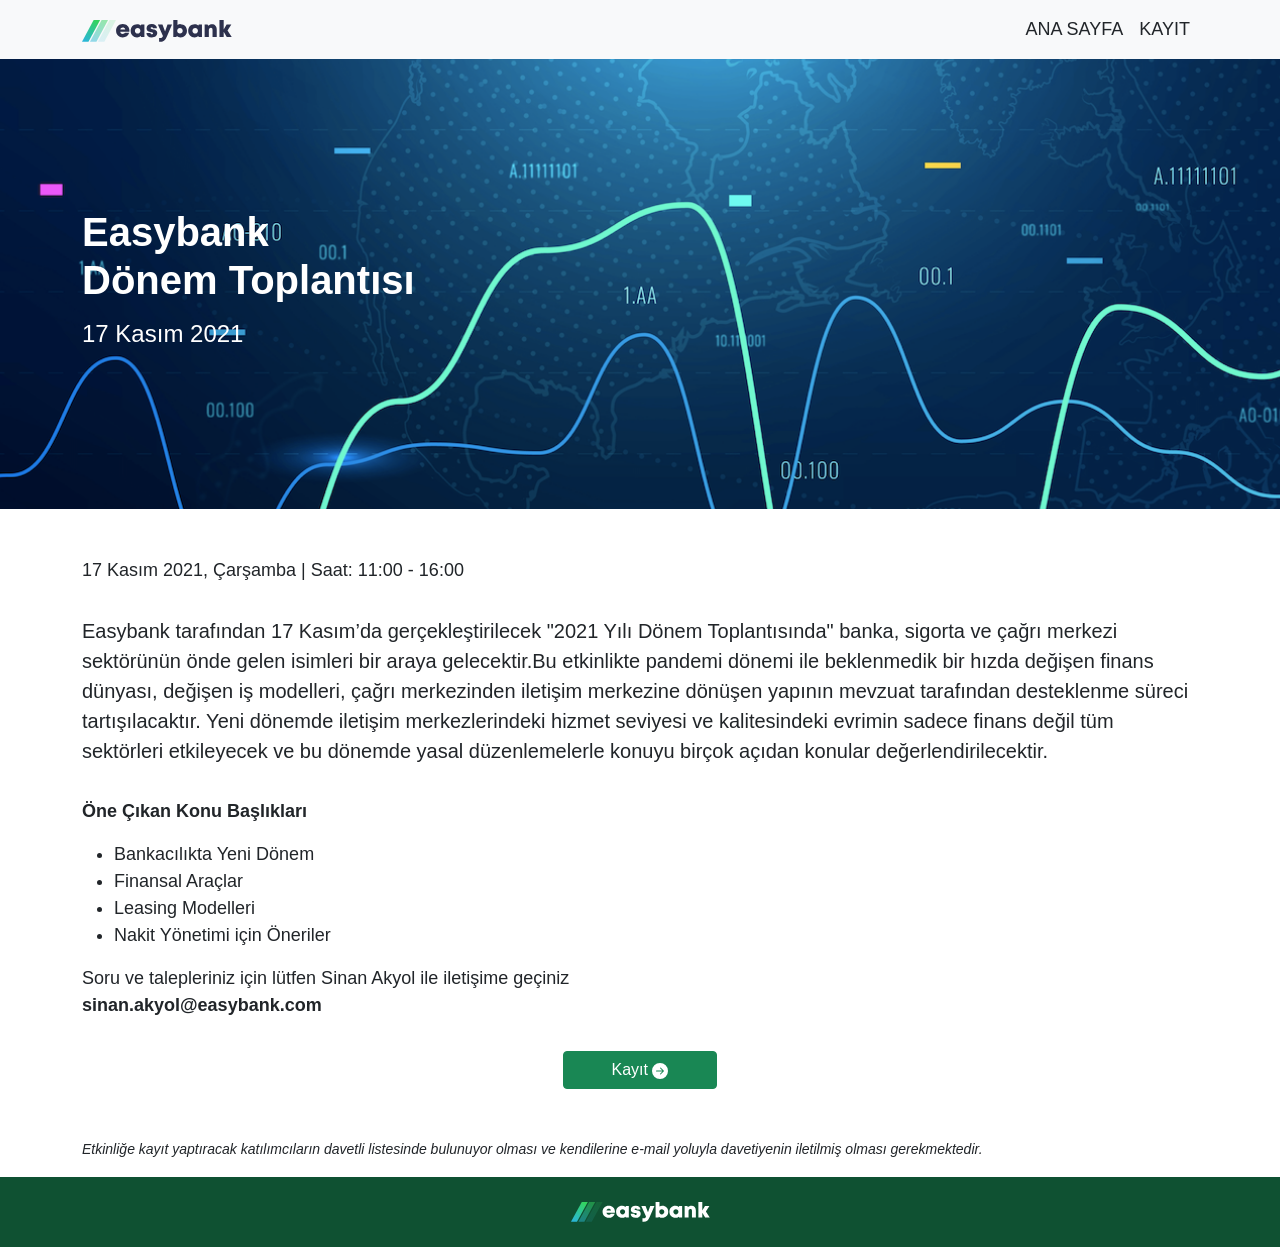
<file: index.html>
<!DOCTYPE html>
<html lang="en">
<head>
    <meta charset="UTF-8">
    <meta http-equiv="X-UA-Compatible" content="IE=edge">
    <meta name="viewport" content="width=device-width, initial-scale=1.0">
    <link rel="stylesheet" href="./scss/main.css">
    <title>Easybank Dönem Toplantısı</title>
</head>
<body>

    <nav class="navbar navbar-light bg-light navbar-expand-md">
        <div class="container">
          <a href="index.html" class="navbar-brand">
              <img src="./images/logo.svg" alt="Logo" class="img-fluid logo">
          </a>
          <button type="button" class="navbar-toggler" data-bs-toggle="collapse" data-bs-target="#navbarResponsiveMedium" aria-controls="navbarResponsiveMedium" aria-expanded="false" aria-label="Toggle navigation">
            <span class="navbar-toggler-icon"></span>
            <span class="navbar-toggler-icon"></span>
            <span class="navbar-toggler-icon"></span>
          </button>
          <div class="collapse navbar-collapse" id="navbarResponsiveMedium">
            <ul class="navbar-nav ms-auto">
              <li class="nav-item">
                <a href="index.html" class="nav-link text-dark text-uppercase">Ana Sayfa</a>
              </li>
              <li class="nav-item">
                <a href="stepone.html" class="nav-link text-dark text-uppercase">Kayıt</a>
              </li>
            </ul>
          </div>
        </div>
      </nav>

      <section class="hero d-flex align-items-center">

        <div class="container">
            <h1 class="text-white fw-bold">Easybank 
            <br>
            Dönem Toplantısı
            <br>
            <span class="fw-light fs-4">17 Kasım 2021</span>
            </h1>
        </div>

      </section>

      <section class="description">
          <div class="container">
              <p class="pt-5">17 Kasım 2021, Çarşamba | Saat: 11:00 - 16:00</p>
              <p class="lead pt-3">
                Easybank tarafından 17 Kasım’da gerçekleştirilecek "2021 Yılı Dönem Toplantısında" banka, sigorta ve çağrı merkezi sektörünün önde gelen isimleri bir araya gelecektir.Bu etkinlikte pandemi dönemi ile beklenmedik bir hızda değişen finans dünyası, değişen iş modelleri, çağrı merkezinden iletişim merkezine dönüşen yapının mevzuat tarafından desteklenme süreci tartışılacaktır. Yeni dönemde iletişim merkezlerindeki hizmet seviyesi ve kalitesindeki evrimin sadece finans değil tüm sektörleri etkileyecek ve bu dönemde yasal düzenlemelerle konuyu birçok açıdan konular değerlendirilecektir.
              </p>
              <div class="highlights">
                  <p class="fw-bold pt-3">Öne Çıkan Konu Başlıkları</p>
                  <ul>
                      <li>Bankacılıkta Yeni Dönem</li>
                      <li>Finansal Araçlar</li>
                      <li>Leasing Modelleri</li>
                      <li>Nakit Yönetimi için Öneriler</li>
                  </ul>
              </div>

              <div class="contact">
                  <p>Soru ve talepleriniz için lütfen Sinan Akyol ile iletişime geçiniz
                    <br>
                    <span class="fw-bold">sinan.akyol@easybank.com</span>
                  </p>
              </div>

              <div class="d-flex justify-content-center pt-3">
                <a href="stepone.html" class="btn btn-success px-5" role="button">Kayıt
                  <svg xmlns="http://www.w3.org/2000/svg" width="16" height="16" fill="currentColor" class="bi bi-arrow-right-circle-fill" viewBox="0 0 16 16">
                    <path d="M8 0a8 8 0 1 1 0 16A8 8 0 0 1 8 0zM4.5 7.5a.5.5 0 0 0 0 1h5.793l-2.147 2.146a.5.5 0 0 0 .708.708l3-3a.5.5 0 0 0 0-.708l-3-3a.5.5 0 1 0-.708.708L10.293 7.5H4.5z"/>
                  </svg>
                </a>
              </div>
    
              <div class="note pt-5 fs-6 fst-italic">
                  <p>
                    <small>Etkinliğe kayıt yaptıracak katılımcıların davetli listesinde bulunuyor olması ve kendilerine e-mail yoluyla davetiyenin iletilmiş olması gerekmektedir.</small>
                  </p>
              </div>

          </div>

      </section>

      <footer class="d-flex justify-content-center align-items-center">

        <img src="./images/logo-dark.svg" alt="Dark Logo" class="img-fluid">

      </footer>

    
    <script src="./bundles/bundle.js"></script>
</body>
</html>
</file>
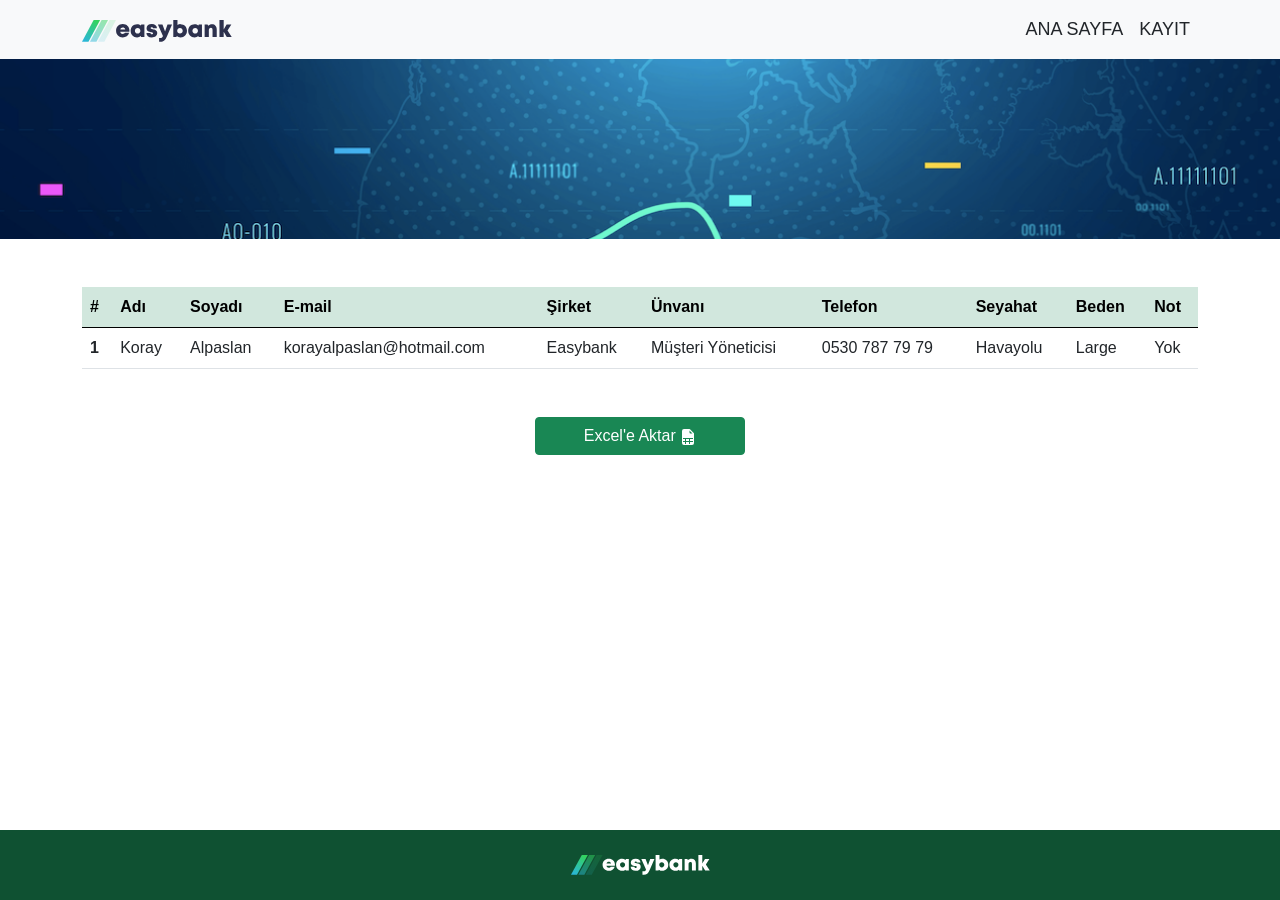
<file: dashboard.html>
<!DOCTYPE html>
<html lang="en">
<head>
    <meta charset="UTF-8">
    <meta http-equiv="X-UA-Compatible" content="IE=edge">
    <meta name="viewport" content="width=device-width, initial-scale=1.0">
    <link rel="stylesheet" href="./scss/main.css">
    <title>Easybank Dönem Toplantısı</title>
</head>
<body>

    <div class="dashboard d-flex flex-column">

        <nav class="navbar navbar-light bg-light navbar-expand-md">
            <div class="container">
              <a href="index.html" class="navbar-brand">
                  <img src="./images/logo.svg" alt="Logo" class="img-fluid logo">
              </a>
              <button type="button" class="navbar-toggler" data-bs-toggle="collapse" data-bs-target="#navbarResponsiveMedium" aria-controls="navbarResponsiveMedium" aria-expanded="false" aria-label="Toggle navigation">
                <span class="navbar-toggler-icon"></span>
                <span class="navbar-toggler-icon"></span>
                <span class="navbar-toggler-icon"></span>
              </button>
              <div class="collapse navbar-collapse" id="navbarResponsiveMedium">
                <ul class="navbar-nav ms-auto">
                  <li class="nav-item">
                    <a href="index.html" class="nav-link text-dark text-uppercase">Ana Sayfa</a>
                  </li>
                  <li class="nav-item">
                    <a href="stepone.html" class="nav-link text-dark text-uppercase">Kayıt</a>
                  </li>
                </ul>
              </div>
            </div>
          </nav>
    
          <section class="hero-stepone">
    
          </section>


          <div class="container mt-5">

            <div class="table-responsive">
                <table class="table">
                    <thead>
                      <tr class="table-success">
                        <th scope="col">#</th>
                        <th scope="col">Adı</th>
                        <th scope="col">Soyadı</th>
                        <th scope="col">E-mail</th>
                        <th scope="col">Şirket</th>
                        <th scope="col">Ünvanı</th>
                        <th scope="col">Telefon</th>
                        <th scope="col">Seyahat</th>
                        <th scope="col">Beden</th>
                        <th scope="col">Not</th>
                      </tr>
                    </thead>
                    <tbody>
                      <tr>
                        <th scope="row">1</th>
                        <td>Koray</td>
                        <td>Alpaslan</td>
                        <td>korayalpaslan@hotmail.com</td>
                        <td>Easybank</td>
                        <td>Müşteri Yöneticisi</td>
                        <td>0530 787 79 79</td>
                        <td>Havayolu</td>
                        <td>Large</td>
                        <td>Yok</td>
                      </tr>
                    </tbody>
                </table>
            </div>



            <div class="d-flex justify-content-center pt-3 my-3">
                <a href="stepone.html" class="btn btn-success px-5" role="button">Excel'e Aktar
                  <svg xmlns="http://www.w3.org/2000/svg" width="16" height="16" fill="currentColor" class="bi bi-file-earmark-spreadsheet-fill" viewBox="0 0 16 16">
                    <path d="M6 12v-2h3v2H6z"/>
                    <path d="M9.293 0H4a2 2 0 0 0-2 2v12a2 2 0 0 0 2 2h8a2 2 0 0 0 2-2V4.707A1 1 0 0 0 13.707 4L10 .293A1 1 0 0 0 9.293 0zM9.5 3.5v-2l3 3h-2a1 1 0 0 1-1-1zM3 9h10v1h-3v2h3v1h-3v2H9v-2H6v2H5v-2H3v-1h2v-2H3V9z"/>
                  </svg>
                </a>
              </div>

          </div>

          <footer class="d-flex justify-content-center align-items-center mt-auto">

            <img src="./images/logo-dark.svg" alt="Dark Logo" class="img-fluid">
    
        </footer>
    
    </div>



    <script src="./bundles/bundle.js"></script>
</body>
</html>
</file>
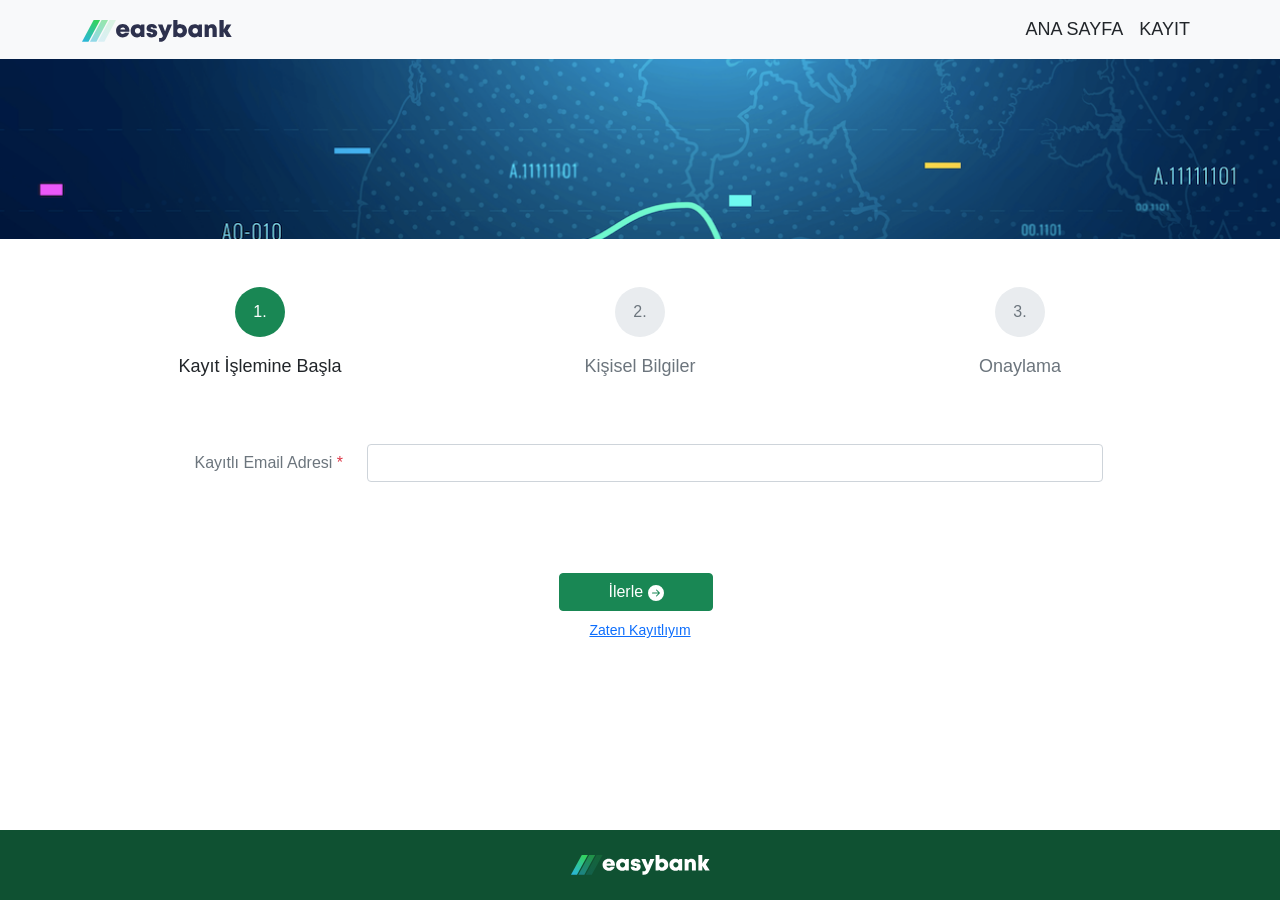
<file: stepone.html>
<!DOCTYPE html>
<html lang="en">
<head>
    <meta charset="UTF-8">
    <meta http-equiv="X-UA-Compatible" content="IE=edge">
    <meta name="viewport" content="width=device-width, initial-scale=1.0">
    <link rel="stylesheet" href="./scss/main.css">
    <title>Easybank Dönem Toplantısı</title>
</head>
<body>

    <div class="stepone d-flex flex-column">

        <nav class="navbar navbar-light bg-light navbar-expand-md">
            <div class="container">
              <a href="index.html" class="navbar-brand">
                  <img src="./images/logo.svg" alt="Logo" class="img-fluid logo">
              </a>
              <button type="button" class="navbar-toggler" data-bs-toggle="collapse" data-bs-target="#navbarResponsiveMedium" aria-controls="navbarResponsiveMedium" aria-expanded="false" aria-label="Toggle navigation">
                <span class="navbar-toggler-icon"></span>
                <span class="navbar-toggler-icon"></span>
                <span class="navbar-toggler-icon"></span>
              </button>
              <div class="collapse navbar-collapse" id="navbarResponsiveMedium">
                <ul class="navbar-nav ms-auto">
                  <li class="nav-item">
                    <a href="index.html" class="nav-link text-dark text-uppercase">Ana Sayfa</a>
                  </li>
                  <li class="nav-item">
                    <a href="stepone.html" class="nav-link text-dark text-uppercase">Kayıt</a>
                  </li>
                </ul>
              </div>
            </div>
          </nav>
    
          <section class="hero-stepone">
    
          </section>

          <div class="container mt-5">
            <div class="row d-flex justify-content-center">
              <div class="col-12 col-md-4 d-flex flex-row flex-md-column align-items-center">
                <h6 class="mb-3 steps rounded-circle d-flex justify-content-center align-items-center">
                  <span class="text-white ">1.</span>
               </h6>
                <p class="text-center ms-2 ms-md-0">Kayıt İşlemine Başla</p>
              </div>
              <div class="col-12 col-md-4 d-flex flex-row flex-md-column align-items-center">
                <h6 class="mb-3 disabled-steps rounded-circle d-flex justify-content-center align-items-center">
                  <span class="text-muted">2.</span>
               </h6>
                <p class="text-center text-muted ms-2 ms-md-0">Kişisel Bilgiler</p>
              </div>
              <div class="col-12 col-md-4 d-flex flex-row flex-md-column align-items-center">
                <h6 class="mb-3 disabled-steps rounded-circle d-flex justify-content-center align-items-center">
                  <span class="text-muted">3.</span>
               </h6>
                <p class="text-center text-muted ms-2 ms-md-0">Onaylama</p>
              </div>
            </div>
          </div>

          <div class="container mt-5">
            <form>

              <div class="row d-flex justify-content-center">
                <label for="horizontalEmail" class="col-md-2 col-form-label fs-6 text-muted d-flex justify-content-start justify-content-md-end">
                  <p>Kayıtlı Email Adresi<span class="text-danger"> *</span></p>
                </label>
                <div class="col-md-8">
                  <input type="email" class="form-control" id="input">
                  <p>
                  <small class="text-danger invisible">Lütfen geçerli bir mail adresi giriniz.</small>
                </p>
                </div>
              </div>

            </form>


            <div class="d-flex justify-content-center pt-5">
              <a href="steptwo.html" class="btn btn-primary btn-success px-5 me-2" role="button" id="register">İlerle
                <svg xmlns="http://www.w3.org/2000/svg" width="16" height="16" fill="currentColor" class="bi bi-arrow-right-circle-fill" viewBox="0 0 16 16">
                    <path d="M8 0a8 8 0 1 1 0 16A8 8 0 0 1 8 0zM4.5 7.5a.5.5 0 0 0 0 1h5.793l-2.147 2.146a.5.5 0 0 0 .708.708l3-3a.5.5 0 0 0 0-.708l-3-3a.5.5 0 1 0-.708.708L10.293 7.5H4.5z"/>
                </svg>
            </a>
            </div>

            <div class="d-flex justify-content-center">
              <button type="button" class="btn btn-link fs-6">
                <small>Zaten Kayıtlıyım</small>
              </button>
            </div>

          </div>
    
          <footer class="d-flex justify-content-center align-items-center mt-auto">
    
            <img src="./images/logo-dark.svg" alt="Dark Logo" class="img-fluid">
    
          </footer>

    </div>

    <script src="./bundles/bundle.js"></script>
</body>
</html>
</file>
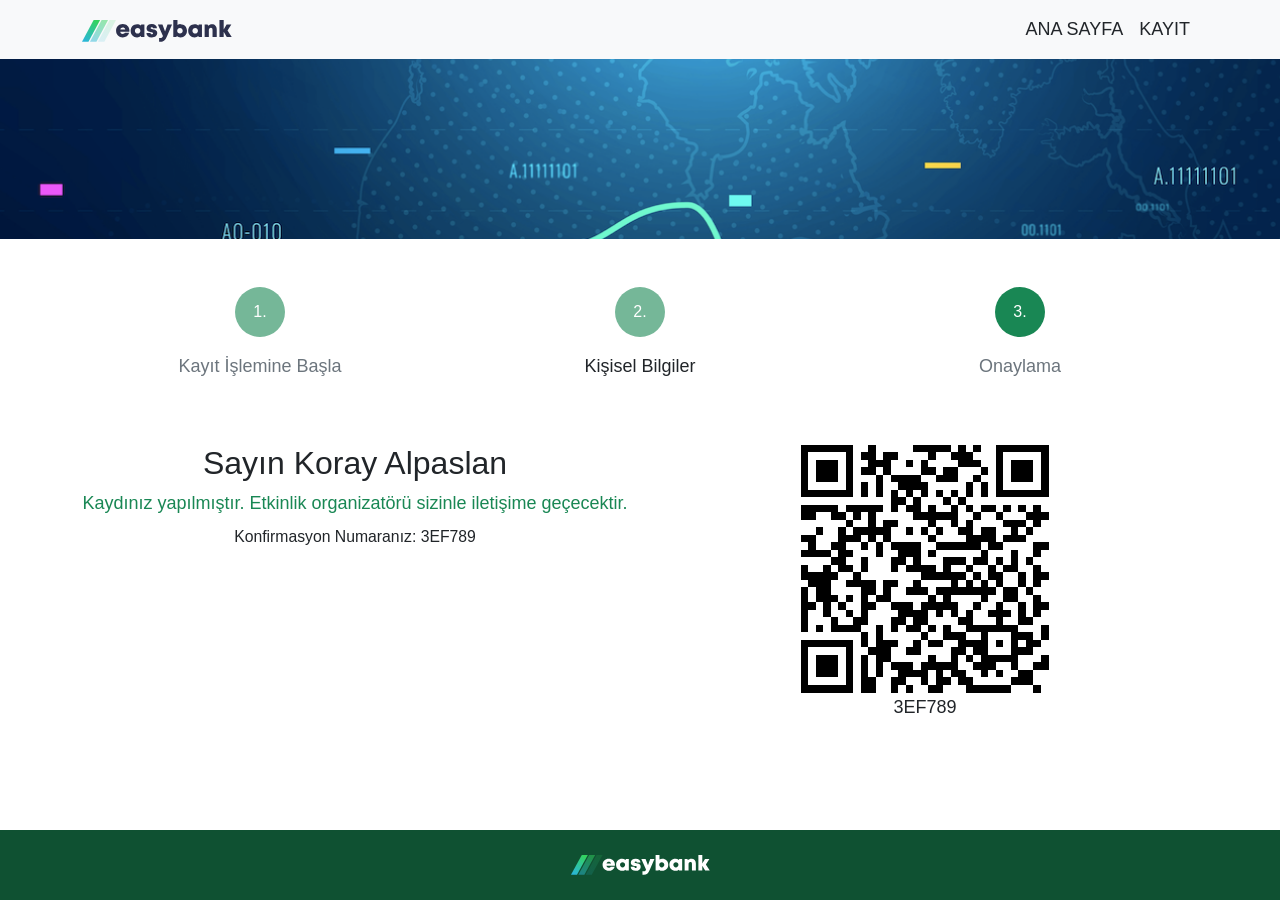
<file: stepthree.html>
<!DOCTYPE html>
<html lang="en">
<head>
    <meta charset="UTF-8">
    <meta http-equiv="X-UA-Compatible" content="IE=edge">
    <meta name="viewport" content="width=device-width, initial-scale=1.0">
    <link rel="stylesheet" href="./scss/main.css">
    <title>Easybank Dönem Toplantısı</title>
</head>
<body>

    <div class="stepthree d-flex flex-column">

        <nav class="navbar navbar-light bg-light navbar-expand-md">
            <div class="container">
              <a href="index.html" class="navbar-brand">
                  <img src="./images/logo.svg" alt="Logo" class="img-fluid logo">
              </a>
              <button type="button" class="navbar-toggler" data-bs-toggle="collapse" data-bs-target="#navbarResponsiveMedium" aria-controls="navbarResponsiveMedium" aria-expanded="false" aria-label="Toggle navigation">
                <span class="navbar-toggler-icon"></span>
                <span class="navbar-toggler-icon"></span>
                <span class="navbar-toggler-icon"></span>
              </button>
              <div class="collapse navbar-collapse" id="navbarResponsiveMedium">
                <ul class="navbar-nav ms-auto">
                  <li class="nav-item">
                    <a href="index.html" class="nav-link text-dark text-uppercase">Ana Sayfa</a>
                  </li>
                  <li class="nav-item">
                    <a href="stepone.html" class="nav-link text-dark text-uppercase">Kayıt</a>
                  </li>
                </ul>
              </div>
            </div>
          </nav>
    
          <section class="hero-stepone">
    
          </section>

          <div class="container mt-5">
            <div class="row d-flex justify-content-center">
              <div class="col-12 col-md-4 d-flex flex-row flex-md-column align-items-center">
                <h6 class="mb-3 step-previous rounded-circle d-flex justify-content-center align-items-center">
                  <span class="text-white ">1.</span>
               </h6>
                <p class="text-center text-muted ms-2 ms-md-0">Kayıt İşlemine Başla</p>
              </div>
              <div class="col-12 col-md-4 d-flex flex-row flex-md-column align-items-center">
                <h6 class="mb-3 step-previous rounded-circle d-flex justify-content-center align-items-center">
                  <span class="text-white">2.</span>
               </h6>
                <p class="text-center ms-2 ms-md-0">Kişisel Bilgiler</p>
              </div>
              <div class="col-12 col-md-4 d-flex flex-row flex-md-column align-items-center">
                <h6 class="mb-3 steps rounded-circle d-flex justify-content-center align-items-center">
                  <span class="text-white">3.</span>
               </h6>
                <p class="text-center text-muted ms-2 ms-md-0">Onaylama</p>
              </div>
            </div>
          </div>

          <div class="container mt-5">

            <div class="row">

                <div class="col-12 col-md-6 d-flex flex-column align-items-center mb-3">
                    <h2>Sayın Koray Alpaslan</h2>
                    <p class="mb-2 text-center text-success">Kaydınız yapılmıştır.
                    Etkinlik organizatörü sizinle iletişime geçecektir.</p>
                    <small>Konfirmasyon Numaranız:<span> 3EF789</span></small>
                </div>
                <div class="col-12 col-md-6 d-flex flex-column align-items-center">
                    <img src="./images/qrcode.png" alt="QR Code" class="img-fluid qrcode">
                    <p>3EF789</p>
                </div>
            </div>

          </div>

          <footer class="d-flex justify-content-center align-items-center mt-auto">

            <img src="./images/logo-dark.svg" alt="Dark Logo" class="img-fluid">
    
          </footer>
    
    </div>



    <script src="./bundles/bundle.js"></script>
</body>
</html>
</file>
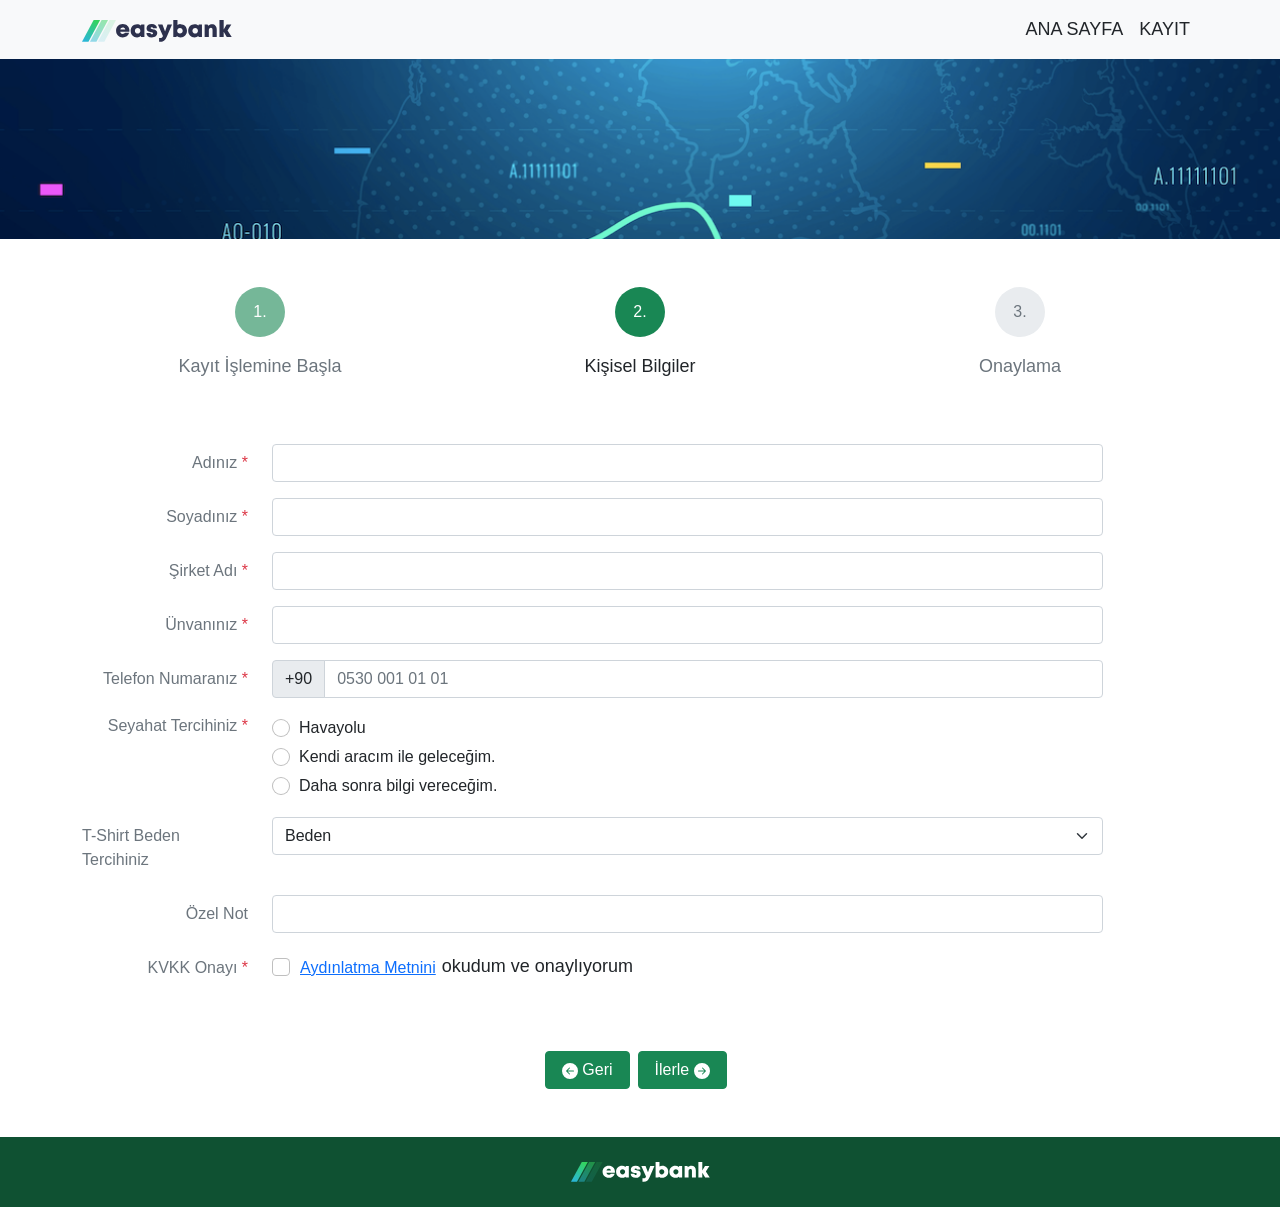
<file: steptwo.html>
<!DOCTYPE html>
<html lang="en">
<head>
    <meta charset="UTF-8">
    <meta http-equiv="X-UA-Compatible" content="IE=edge">
    <meta name="viewport" content="width=device-width, initial-scale=1.0">
    <link rel="stylesheet" href="./scss/main.css">
    <title>Easybank Dönem Toplantısı</title>
</head>
<body>

    <div class="steptwo d-flex flex-column">

        <nav class="navbar navbar-light bg-light navbar-expand-md">
            <div class="container">
              <a href="index.html" class="navbar-brand">
                  <img src="./images/logo.svg" alt="Logo" class="img-fluid logo">
              </a>
              <button type="button" class="navbar-toggler" data-bs-toggle="collapse" data-bs-target="#navbarResponsiveMedium" aria-controls="navbarResponsiveMedium" aria-expanded="false" aria-label="Toggle navigation">
                <span class="navbar-toggler-icon"></span>
                <span class="navbar-toggler-icon"></span>
                <span class="navbar-toggler-icon"></span>
              </button>
              <div class="collapse navbar-collapse" id="navbarResponsiveMedium">
                <ul class="navbar-nav ms-auto">
                  <li class="nav-item">
                    <a href="index.html" class="nav-link text-dark text-uppercase">Ana Sayfa</a>
                  </li>
                  <li class="nav-item">
                    <a href="stepone.html" class="nav-link text-dark text-uppercase">Kayıt</a>
                  </li>
                </ul>
              </div>
            </div>
          </nav>
    
          <section class="hero-stepone">
    
          </section>

          <div class="container mt-5">
            <div class="row d-flex justify-content-center">
              <div class="col-12 col-md-4 d-flex flex-row flex-md-column align-items-center">
                <h6 class="mb-3 step-previous rounded-circle d-flex justify-content-center align-items-center">
                  <span class="text-white ">1.</span>
               </h6>
                <p class="text-center text-muted ms-2 ms-md-0">Kayıt İşlemine Başla</p>
              </div>
              <div class="col-12 col-md-4 d-flex flex-row flex-md-column align-items-center">
                <h6 class="mb-3 steps rounded-circle d-flex justify-content-center align-items-center">
                  <span class="text-white">2.</span>
               </h6>
                <p class="text-center ms-2 ms-md-0">Kişisel Bilgiler</p>
              </div>
              <div class="col-12 col-md-4 d-flex flex-row flex-md-column align-items-center">
                <h6 class="mb-3 disabled-steps rounded-circle d-flex justify-content-center align-items-center">
                  <span class="text-muted">3.</span>
               </h6>
                <p class="text-center text-muted ms-2 ms-md-0">Onaylama</p>
              </div>
            </div>
          </div>

          <div class="container mt-5">

            <form>

                <div class="row d-flex justify-content-start mb-3">

                    <label for="name" class="col-md-2 col-form-label fs-6 text-muted d-flex justify-content-start justify-content-md-end">
                        <p class="mb-0">Adınız<span class="text-danger"> *</span></p>
                    </label>
                      
                    <div class="col-md-9">
                        <input type="text" class="form-control" id="name">
                    </div>

                </div>

                <div class="row d-flex justify-content-start mb-3">

                    <label for="surname" class="col-md-2 col-form-label fs-6 text-muted d-flex justify-content-start justify-content-md-end">
                        <p class="mb-0">Soyadınız<span class="text-danger"> *</span></p>
                    </label>
                      
                    <div class="col-md-9">
                        <input type="text" class="form-control" id="surname">
                    </div>

                </div>

                <div class="row d-flex justify-content-start mb-3">

                    <label for="company" class="col-md-2 col-form-label fs-6 text-muted d-flex justify-content-start justify-content-md-end">
                        <p class="mb-0">Şirket Adı<span class="text-danger"> *</span></p>
                    </label>
                      
                    <div class="col-md-9">
                        <input type="text" class="form-control" id="company">
                    </div>

                </div>

                <div class="row d-flex justify-content-start mb-3">

                    <label for="title" class="col-md-2 col-form-label fs-6 text-muted d-flex justify-content-start justify-content-md-end">
                        <p class="mb-0">Ünvanınız<span class="text-danger"> *</span></p>
                    </label>
                      
                    <div class="col-md-9">
                        <input type="text" class="form-control" id="title">
                    </div>

                </div>

                <div class="row d-flex justify-content-start mb-3">

                    <label for="phone" class="col-md-2 col-form-label fs-6 text-muted d-flex justify-content-start justify-content-md-end">
                        <p class="mb-0">Telefon Numaranız<span class="text-danger"> *</span></p>
                    </label>
                      
                    <div class="col-md-9">
                        <div class="input-group">
                            <span class="input-group-text" id="phone">+90</span>
                            <input type="tel" class="form-control" placeholder="0530 001 01 01" aria-label="Hashtag" aria-describedby="before">
                          </div>
                    </div>

                </div>

                <div class="row mb-3">
                    <legend class="col-md-2 col-form-label pt-0 fs-6 text-muted d-flex justify-content-start justify-content-md-end">
                        <p class="mb-0">Seyahat Tercihiniz<span class="text-danger"> *</span></p>
                    </legend>
                    <div class="col-md-9">
                      <div class="form-check">
                        <input type="radio" class="form-check-input" name="horizontalRadio" id="horizontalRadio1">
                        <label class="form-check-label fs-6" for="horizontalRadio1">Havayolu</label>
                      </div>
                      <div class="form-check">
                        <input type="radio" class="form-check-input" name="horizontalRadio" id="horizontalRadio2">
                        <label class="form-check-label fs-6" for="horizontalRadio2">Kendi aracım ile geleceğim.</label>
                      </div>
                      <div class="form-check">
                        <input type="radio" class="form-check-input" name="horizontalRadio" id="horizontalRadio3">
                        <label class="form-check-label fs-6" for="horizontalRadio3">Daha sonra bilgi vereceğim.</label>
                      </div>
                    </div>
                  </div>

                  <div class="row d-flex justify-content-start mb-3">

                    <label for="phone" class="col-md-2 col-form-label fs-6 text-muted d-flex justify-content-start justify-content-md-end">
                        <p class="mb-0">T-Shirt Beden Tercihiniz</p>
                    </label>
                      
                    <div class="col-md-9">

                        <select class="form-select" aria-label="Default select" id="inputSelect">
                            <option selected="">Beden</option>
                            <option value="1">XS</option>
                            <option value="2">Small</option>
                            <option value="3">Medium</option>
                            <option value="4">Large</option>
                            <option value="5">XL</option>
                        </select>
       
                    </div>

                </div>

                <div class="row d-flex justify-content-start mb-3">

                    <label for="diet" class="col-md-2 col-form-label fs-6 text-muted d-flex justify-content-start justify-content-md-end">
                        <p class="mb-0">Özel Not</p>
                    </label>
                      
                    <div class="col-md-9">
                        <input type="text" class="form-control" id="diet">
                    </div>

                </div>

                <div class="row d-flex justify-content-start align-items-center mb-3">

                  <label for="diet" class="col-md-2 col-form-label fs-6 text-muted d-flex justify-content-start justify-content-md-end">
                      <p class="mb-0">KVKK Onayı<span class="text-danger"> *</span></p>
                  </label>
                    
                  <div class="col-md-9">
                    <div class="form-check">
                      <input type="checkbox" class="form-check-input" id="checkDefault1">
                      <label class="form-check-label" for="checkDefault1">

                        <button type="button" class="btn btn-link p-0" data-bs-toggle="modal" data-bs-target="#modalExtraLarge">Aydınlatma Metnini</button>
                        
                        <div class="modal fade" id="modalExtraLarge" tabindex="-1" aria-labelledby="modalExtraLargeTitle" aria-hidden="true">
                          <div class="modal-dialog modal-xl">
                            <div class="modal-content">
                              <div class="modal-header">
                                <h5 class="modal-title" id="modalExtraLargeTitle">KVKK Aydınlatma Metni</h5>
                                <button type="button" class="btn-close" data-bs-dismiss="modal" aria-label="Close"></button>
                              </div>
                              <div class="modal-body">
                                <p>6698 sayılı Kişisel Verilerin Korunması Kanunu (“KVKK”) uyarınca, Şirketimiz tarafından, Veri Sorumlusu sıfatıyla, kişisel verileriniz, iş amaçlarıyla bağlı olarak, aşağıda açıklandığı çerçevede kullanılmak, kaydedilmek, saklanmak, güncellenmek, aktarılmak ve/veya sınıflandırılmak suretiyle işlenecektir.  Bu kapsamda Şirketimiz tarafından başta özel hayatın gizliliği olmak üzere, kişilerin temel hak ve özgürlüklerini korumak ve kişisel verilerin korunması amacıyla düzenlenen Kanun ve Yönetmelikler gereğince Şirketimiz, kişisel verilerinizin hukuka aykırı olarak işlenmesini önleme, hukuka aykırı olarak erişilmesini önleme ve muhafazasını sağlama amacıyla, uygun güvenlik düzeyini temin etmeye yönelik tüm teknik ve idari tedbirleri almaktadır.
                                <br>
                                <br>

                                Bu metnin hedef kitlesi, Şirketimiz çalışanları veya Şirketimize iş başvurusu yapmış olan çalışan adayları dışındaki, Şirketimiz tarafından kişisel verileri işlenen tüm gerçek kişilerdir.
                                  
                                Veri sorumlusu sıfatıyla işlenen kişisel verilere, burada belirtilenlerle sınırlı sayıda olmamak üzere aşağıda yer verilmektedir;
                                <br>
                                <br>  
                                İsim, soy isim, T.C. kimlik numarası, adres, telefon numarası, e-posta adresi, imza, fiziksel mekan/güvenlik görüntü kaydı, çağrı merkezi/hizmet kalitesi ses kaydı, banka hesap numarası, cookie kayıtları
                                  
                                Kişisel verilerin işlenme amaçları ve hukuki sebepleri; Tarafınızca paylaşılan kişisel verileriniz;
                                
                                Şirketimiz tarafından sunulan ürün ve hizmetlerden sizleri ve/veya temsil ettiğiniz kurum ve kuruluşları faydalandırmak için, Şirketimizin ticari ve iş stratejilerinin belirlenmesi ve uygulanması, pazarlama faaliyetlerinin yapılması, iş geliştirme ve planlama faaliyetlerinin gerçekleştirilmesi dahil ve fakat bunlarla sınırlı olmamak üzere gerekli çalışmaların yürütülmesi,
                                Şirketimiz tarafından yürütülen iletişime yönelik idari operasyonların yürütülmesi,
                                Şirketimizin kullanımda olan lokasyonların fiziksel güvenliğinin ve denetiminin sağlanması,
                                İş ortağı/müşteri/tedarikçi (yetkili veya çalışanları) ilişkilerinin kurulması,
                                İş ortaklarımız, tedarikçilerimiz veya sair üçüncü kişilerle birlikte sunulan ürün ve hizmetlere ilişkin sözleşme gereklerinin ve finansal mutabakatın sağlanması,
                                Şirketimizin insan kaynakları politikalarının yürütülmesi,
                                Şirketimizin çağrı merkezinin aranması veya internet sayfasının kullanılması
                                ve/veya
                                  
                                Şirketimizin düzenlediği eğitim, seminer veya organizasyonlara katılım sağlanması amacıyla işlenecektir.
                                Kişisel verilerin toplanma ve saklanma yöntemi; Şirketimizle paylaştığınız kişisel verileriniz, otomatik ya da otomatik olmayan yöntemlerle, ofisler, şubeler, çağrı merkezi, internet sitesi, sosyal medya mecraları, mobil uygulamalar ve benzeri vasıtalarla sözlü, yazılı ya da elektronik olarak toplanabilir. Kişisel verileriniz elektronik ve/veya fiziksel ortamlarda saklanacaktır. Şirketimiz tarafından temin edilen ve saklanan kişisel verilerinizin saklandıkları ortamlarda yetkisiz erişime maruz kalmamaları, manipülasyona uğramamaları, kaybolmamaları ve zarar görmemeleri amacıyla gereken iş süreçlerinin tasarımı ile teknik güvenlik altyapı geliştirmeleri uygulanmaktadır.
                                <br>
                                <br>  
                                Kişisel verileriniz, size bildirilen amaçlar ve kapsam dışında kullanılmamak kaydı ile gerekli tüm bilgi güvenliği tedbirleri de alınarak işlenecek ve yasal saklama süresince veya böyle bir süre öngörülmemişse işleme amacının gerekli kıldığı süre boyunca saklanacak ve işlenecektir. Bu süre sona erdiğinde, kişisel verileriniz silinme, yok edilme ya da anonimleştirme yöntemleri ile Şirketimizin veri akışlarından çıkarılacaktır.
                                <br>
                                <br>
                                   
                                  
                                Kişisel Verilerin aktarılması;
                                <br>
                                <br>  
                                Kişisel verileriniz, Kanunlar ve sair mevzuat kapsamında ve açıklanan amaçlarla;
                                <br>
                                <br> 
                                Easybank A.Ş. ve grup şirketlerine,
                                Yetki vermiş olduğumuz, Şirketimiz nam ve hesabına faaliyette bulunan şirketler, temsilcilerimize,
                                Düzenleyici ve denetleyici kurumlara, kişisel verilerinizi tabi olduğu kanunlarında açıkça talep etmeye yetkili olan kamu kurum veya kuruluşlara,
                                Belirtilen amaçlar kapsamında iş ortaklıkları, tedarikçi ve yüklenici şirketler, bankalar, kredi risk ve finans kuruluşları ve sair gerçek veya tüzel kişilere,
                                Vergi ve benzeri danışmanlara, yasal takip süreçleri ile ilgili zorunlu kişilere, kurum ve kuruluşlara ve denetimciler de dâhil olmak üzere danışmanlık aldığımız üçüncü kişilere ve bunlarla sınırlı olmaksızın, yurt içinde ve yurt dışında, yukarıda belirtilen amaçlarla iş ortakları, hizmet alınan üçüncü kişi, yetkilendirilen kişi ve kuruluşlara aktarılabilecektir.
                                KVKK’nın 11. maddesi gereği haklarınız; Şirketimize başvurarak, kişisel verilerinizin;
                                <br>
                                <br> 
                                İşlenip işlenmediğini öğrenme,
                                İşlenmişse bilgi talep etme,
                                İşlenme amacını ve amacına uygun kullanılıp kullanılmadığını öğrenme,
                                Yurt içinde / yurt dışında aktarıldığı 3. kişileri bilme,
                                Eksik / yanlış işlenmişse düzeltilmesini isteme,
                                KVKK’nın 7. maddesinde öngörülen şartlar çerçevesinde silinmesini / yok edilmesini isteme,
                                Aktarıldığı 3. kişilere yukarıda sayılan (e) ve (f) bentleri uyarınca yapılan işlemlerin bildirilmesini isteme,
                                Münhasıran otomatik sistemler ile analiz edilmesi nedeniyle aleyhinize bir sonucun ortaya çıkmasına itiraz etme,
                                Kanuna aykırı olarak işlenmesi sebebiyle zarara uğramanız hâlinde zararın giderilmesini talep etme haklarına sahipsiniz.
                                KVK Kanunu’nun 13. maddesinin 1. fıkrası gereğince, yukarıda belirtilen haklarınızı kullanmak ile ilgili talebinizi, yazılı olarak veya Kişisel Verileri Koruma Kurulu’nun belirlediği diğer yöntemlerle Şirketimize iletebilirsiniz.      
                                <br>
                                <br>  
                                Yukarıda belirtilen haklarınızı kullanmak için kimliğinizi tespit edici gerekli bilgiler ile talep dilekçenizi bizzat elden teslim edebilir, noter kanalıyla veya Kişisel Verileri Koruma Kurulu tarafından belirlenen diğer yöntemler ile gönderebilir veya easybank@hs03.tr adresine güvenli elektronik imzalı olarak iletebilirsiniz.</p>
                              </div>
                              <div class="modal-footer">
                                <button type="button" class="btn btn-secondary" data-bs-dismiss="modal">Kapat</button>
                              </div>
                            </div>
                          </div>
                        </div>
                        okudum ve onaylıyorum</label>
                    </div>
                  </div>

              </div>

            </form>

            <div class="d-flex justify-content-center py-5">

                <a href="stepone.html" class="btn btn-primary btn-success px-3 me-2" role="button" id="register">
                    <svg xmlns="http://www.w3.org/2000/svg" width="16" height="16" fill="currentColor" class="bi bi-arrow-left-circle-fill me-1" viewBox="0 0 16 16">
                        <path d="M8 0a8 8 0 1 0 0 16A8 8 0 0 0 8 0zm3.5 7.5a.5.5 0 0 1 0 1H5.707l2.147 2.146a.5.5 0 0 1-.708.708l-3-3a.5.5 0 0 1 0-.708l3-3a.5.5 0 1 1 .708.708L5.707 7.5H11.5z"/>
                    </svg>Geri
                </a>

                <a href="stepthree.html" class="btn btn-primary btn-success px-3 me-2" role="button" id="register">İlerle
                    <svg xmlns="http://www.w3.org/2000/svg" width="16" height="16" fill="currentColor" class="bi bi-arrow-right-circle-fill" viewBox="0 0 16 16">
                        <path d="M8 0a8 8 0 1 1 0 16A8 8 0 0 1 8 0zM4.5 7.5a.5.5 0 0 0 0 1h5.793l-2.147 2.146a.5.5 0 0 0 .708.708l3-3a.5.5 0 0 0 0-.708l-3-3a.5.5 0 1 0-.708.708L10.293 7.5H4.5z"/>
                    </svg>
                </a>
            </div>

          </div>

          <footer class="d-flex justify-content-center align-items-center">

            <img src="./images/logo-dark.svg" alt="Dark Logo" class="img-fluid">
    
        </footer>
    
    </div>



    <script src="./bundles/bundle.js"></script>
</body>
</html>
</file>
